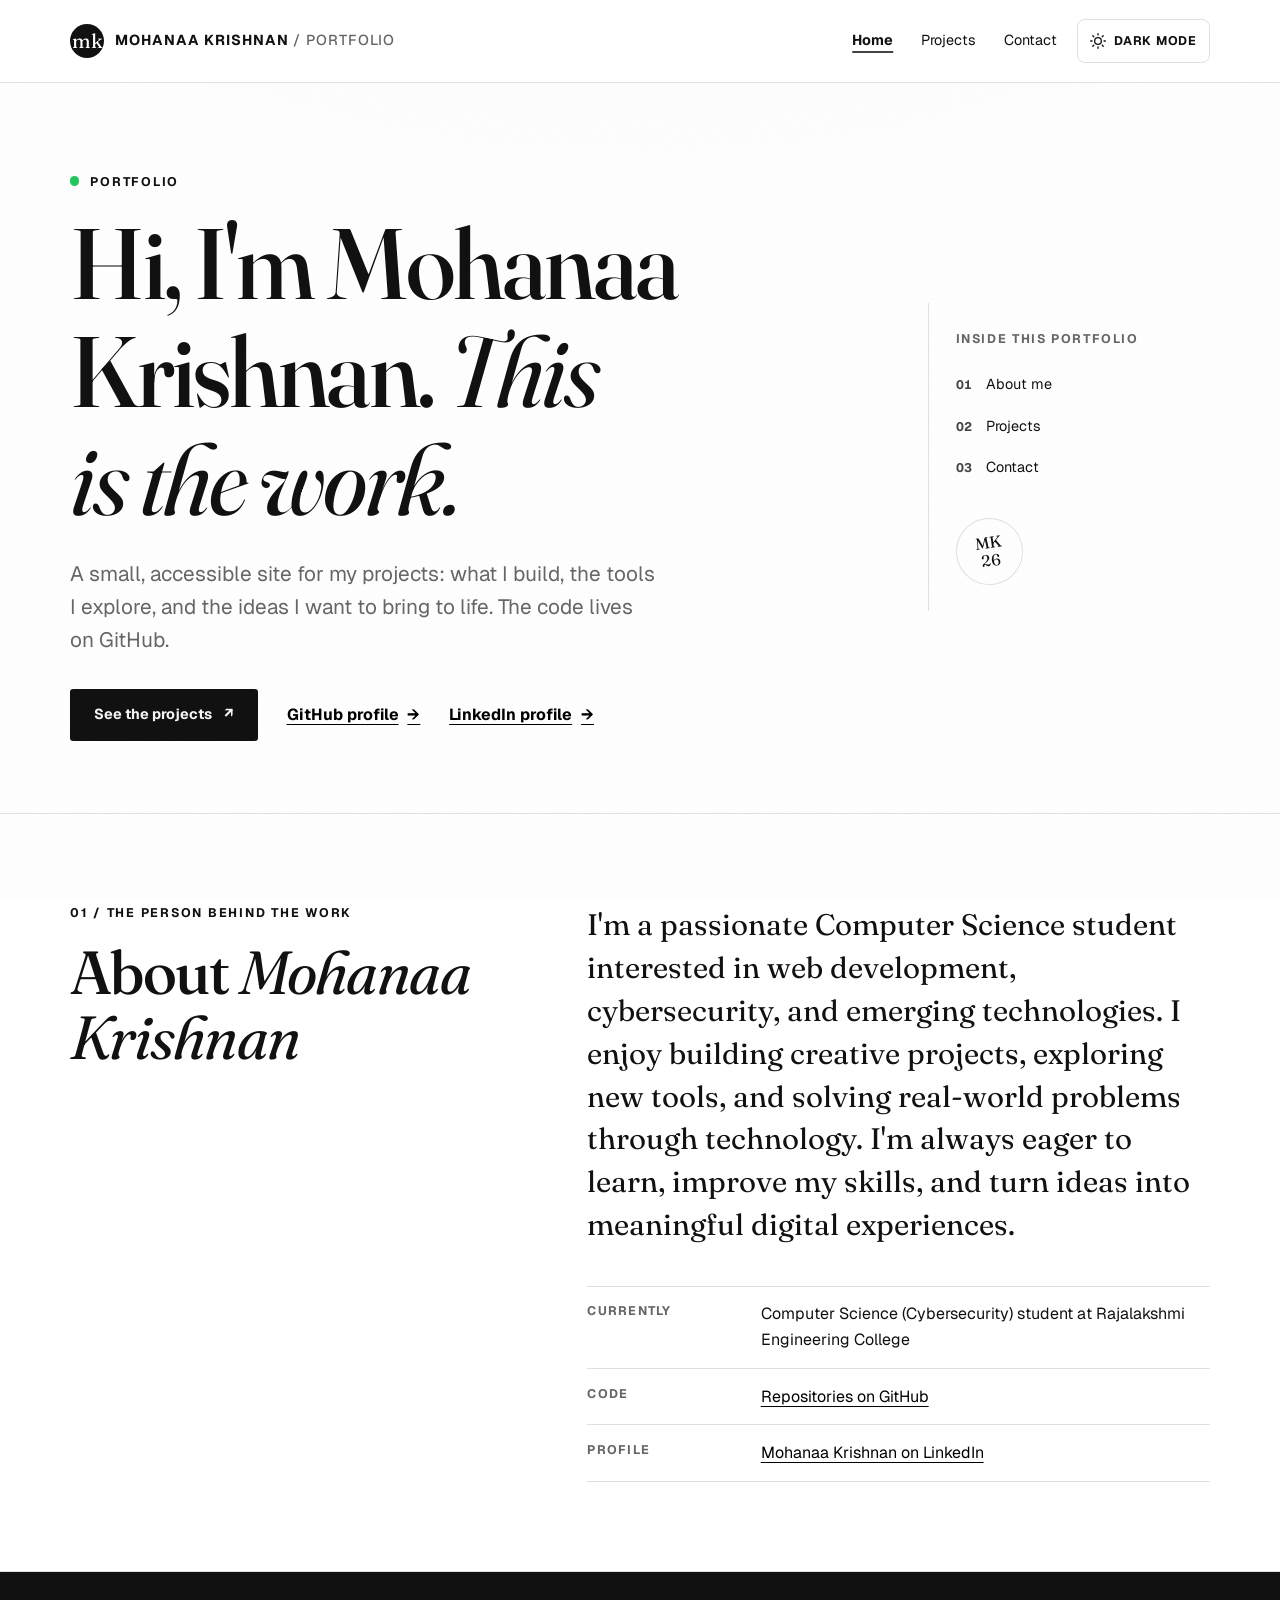
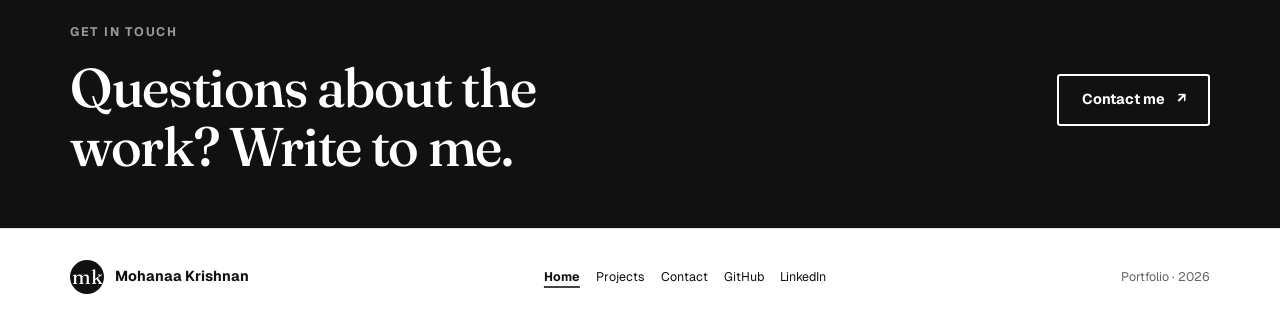
<file: public/index.html>
<!doctype html>
<html lang="en">
<head>
  <meta charset="utf-8">
  <meta name="viewport" content="width=device-width, initial-scale=1">
  <!-- No-flash theme script: runs before stylesheet to avoid FOIT -->
  <script>
    try {
      var t = localStorage.getItem('theme');
      if (t) document.documentElement.setAttribute('data-theme', t);
    } catch (_) {}
  </script>
  <meta name="theme-color" content="#ffffff">
  <meta name="theme-color" media="(prefers-color-scheme: light)" content="#ffffff">
  <meta name="theme-color" media="(prefers-color-scheme: dark)"  content="#0d0d0d">
  <title>Mohanaa Krishnan | Portfolio</title>
  <meta name="description" content="Portfolio of Mohanaa Krishnan, a Computer Science student interested in web development, cybersecurity, and emerging technologies.">
  <meta name="author" content="Mohanaa Krishnan">
  <meta name="robots" content="index, follow">
  <meta property="og:type" content="website">
  <meta property="og:site_name" content="Mohanaa Krishnan | Portfolio">
  <meta property="og:title" content="Mohanaa Krishnan | Portfolio">
  <meta property="og:description" content="Projects and code by Mohanaa Krishnan, a Computer Science student interested in web development and cybersecurity.">
  <meta name="twitter:card" content="summary">
  <meta name="twitter:title" content="Mohanaa Krishnan | Portfolio">
  <meta name="twitter:description" content="Projects and code by Mohanaa Krishnan, a Computer Science student interested in web development and cybersecurity.">
  <!-- Add canonical, og:url, and an absolute og:image once the public domain is known. -->
  <link rel="icon" href="favicon.svg" type="image/svg+xml">
  <link rel="preconnect" href="https://fonts.googleapis.com">
  <link rel="preconnect" href="https://fonts.gstatic.com" crossorigin>
  <link rel="stylesheet" href="https://fonts.googleapis.com/css2?family=Fraunces:ital,opsz,wght@0,9..144,400;0,9..144,500;1,9..144,400&family=Geist:wght@400;500;600;700&display=swap">
  <link rel="stylesheet" href="style.css">
  <script src="script.js" defer></script>
  <script type="application/ld+json">
  {"@context":"https://schema.org","@type":"Person","name":"Mohanaa Krishnan","sameAs":["https://github.com/mohanaa-krishnan","https://www.linkedin.com/in/mohanaa-krishnan-158877358/"]}
  </script>
</head>
<body>
  <a class="skip-link" href="#main-content">Skip to main content</a>
  <header class="site-header">
    <div class="container header-inner">
      <a class="brand" href="index.html" aria-label="Mohanaa Krishnan, home">
        <span class="brand-mark" aria-hidden="true">mk</span>
        <span>Mohanaa Krishnan <span class="brand-divider">/ portfolio</span></span>
      </a>
      <div class="header-controls">
        <nav class="primary-nav" aria-label="Main navigation">
          <ul>
            <li><a href="index.html" aria-current="page">Home</a></li>
            <li><a href="projects.html">Projects</a></li>
            <li><a href="contact.html">Contact</a></li>
          </ul>
        </nav>
        <button type="button" class="theme-toggle" aria-pressed="false">
          <svg width="16" height="16" viewBox="0 0 24 24" fill="none" stroke="currentColor" stroke-width="2" stroke-linecap="round" stroke-linejoin="round" aria-hidden="true" focusable="false">
            <circle cx="12" cy="12" r="5"/>
            <line x1="12" y1="1" x2="12" y2="3"/>
            <line x1="12" y1="21" x2="12" y2="23"/>
            <line x1="4.22" y1="4.22" x2="5.64" y2="5.64"/>
            <line x1="18.36" y1="18.36" x2="19.78" y2="19.78"/>
            <line x1="1" y1="12" x2="3" y2="12"/>
            <line x1="21" y1="12" x2="23" y2="12"/>
            <line x1="4.22" y1="19.78" x2="5.64" y2="18.36"/>
            <line x1="18.36" y1="5.64" x2="19.78" y2="4.22"/>
          </svg>
          <span class="theme-toggle-label">Dark mode</span>
        </button>
      </div>
    </div>
  </header>

  <main id="main-content">
    <section class="hero container" aria-labelledby="hero-title">
      <div class="hero-copy">
        <p class="eyebrow"><span class="status-dot" aria-hidden="true"></span> Portfolio</p>
        <h1 id="hero-title">Hi, I'm Mohanaa Krishnan. <em>This is the work.</em></h1>
        <p class="hero-lede">A small, accessible site for my projects: what I build, the tools I explore, and the ideas I want to bring to life. The code lives on GitHub.</p>
        <div class="hero-actions">
          <a class="button button-primary" href="projects.html">See the projects <span aria-hidden="true">↗</span></a>
          <a class="text-link" href="https://github.com/mohanaa-krishnan" rel="me noopener">GitHub profile <span aria-hidden="true">→</span></a>
          <a class="text-link" href="https://www.linkedin.com/in/mohanaa-krishnan-158877358/" rel="me noopener">LinkedIn profile <span aria-hidden="true">→</span></a>
        </div>
      </div>
      <aside class="hero-index" aria-label="Portfolio contents">
        <span class="index-label">Inside this portfolio</span>
        <ol>
          <li><span>01</span><a href="#about">About me</a></li>
          <li><span>02</span><a href="projects.html">Projects</a></li>
          <li><span>03</span><a href="contact.html">Contact</a></li>
        </ol>
        <span class="index-stamp" aria-hidden="true">MK<br>26</span>
      </aside>
    </section>

    <section class="about-section section-rule" id="about" aria-labelledby="about-title">
      <div class="container about-layout">
        <div class="section-heading">
          <p class="eyebrow">01 / The person behind the work</p>
          <h2 id="about-title">About <em>Mohanaa Krishnan</em></h2>
        </div>
        <div class="about-copy">
          <p class="about-lede">I'm a passionate Computer Science student interested in web development, cybersecurity, and emerging technologies. I enjoy building creative projects, exploring new tools, and solving real-world problems through technology. I'm always eager to learn, improve my skills, and turn ideas into meaningful digital experiences.</p>
          <dl class="profile-facts">
            <div><dt>Currently</dt><dd>Computer Science (Cybersecurity) student at Rajalakshmi Engineering College</dd></div>
            <div><dt>Code</dt><dd><a href="https://github.com/mohanaa-krishnan?tab=repositories" rel="me noopener">Repositories on GitHub</a></dd></div>
            <div><dt>Profile</dt><dd><a href="https://www.linkedin.com/in/mohanaa-krishnan-158877358/" rel="me noopener">Mohanaa Krishnan on LinkedIn</a></dd></div>
          </dl>
        </div>
      </div>
    </section>

    <section class="next-step" aria-labelledby="next-step-title">
      <div class="container next-step-inner">
        <div>
          <p class="eyebrow">Get in touch</p>
          <h2 id="next-step-title">Questions about the work? Write to me.</h2>
        </div>
        <a class="button button-light" href="contact.html">Contact me <span aria-hidden="true">↗</span></a>
      </div>
    </section>
  </main>

  <footer class="site-footer">
    <div class="container footer-inner">
      <p class="footer-brand"><span class="brand-mark" aria-hidden="true">mk</span> <span>Mohanaa Krishnan</span></p>
      <nav aria-label="Footer navigation">
        <ul>
          <li><a href="index.html" aria-current="page">Home</a></li>
          <li><a href="projects.html">Projects</a></li>
          <li><a href="contact.html">Contact</a></li>
          <li><a href="https://github.com/mohanaa-krishnan" rel="me noopener">GitHub</a></li>
          <li><a href="https://www.linkedin.com/in/mohanaa-krishnan-158877358/" rel="me noopener">LinkedIn</a></li>
        </ul>
      </nav>
      <p class="footer-note">Portfolio · <span id="current-year">2026</span></p>
    </div>
  </footer>
</body>
</html>
</file>
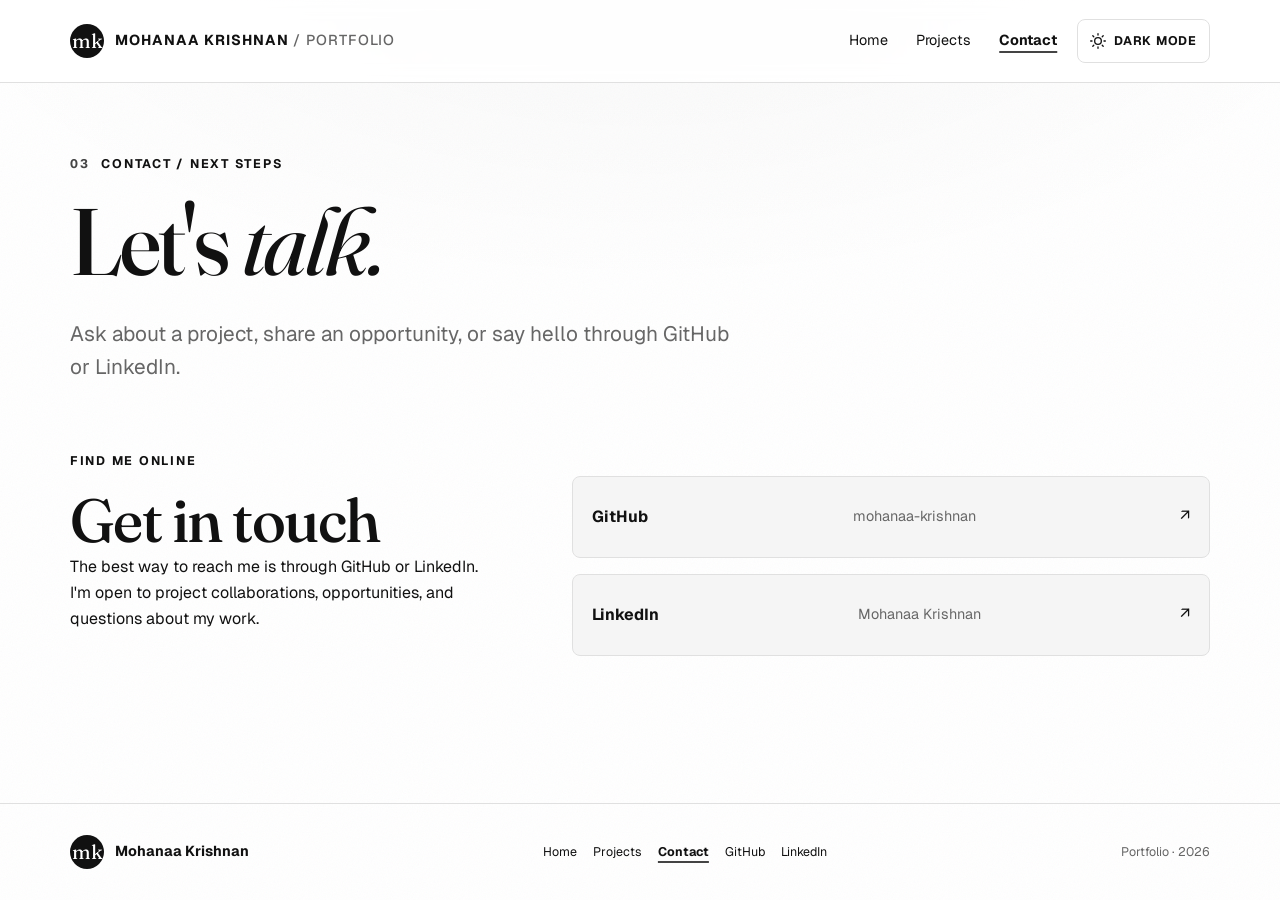
<file: public/contact.html>
<!doctype html>
<html lang="en">
<head>
  <meta charset="utf-8">
  <meta name="viewport" content="width=device-width, initial-scale=1">
  <!-- No-flash theme script: runs before stylesheet to avoid FOIT -->
  <script>
    try {
      var t = localStorage.getItem('theme');
      if (t) document.documentElement.setAttribute('data-theme', t);
    } catch (_) {}
  </script>
  <meta name="theme-color" content="#ffffff">
  <meta name="theme-color" media="(prefers-color-scheme: light)" content="#ffffff">
  <meta name="theme-color" media="(prefers-color-scheme: dark)"  content="#0d0d0d">
  <title>Contact | Mohanaa Krishnan</title>
  <meta name="description" content="Contact Mohanaa Krishnan about projects or opportunities through GitHub or LinkedIn.">
  <meta name="author" content="Mohanaa Krishnan">
  <meta name="robots" content="index, follow">
  <meta property="og:type" content="website">
  <meta property="og:site_name" content="Mohanaa Krishnan | Portfolio">
  <meta property="og:title" content="Contact | Mohanaa Krishnan">
  <meta property="og:description" content="Contact Mohanaa Krishnan through GitHub or LinkedIn.">
  <meta name="twitter:card" content="summary">
  <meta name="twitter:title" content="Contact | Mohanaa Krishnan">
  <meta name="twitter:description" content="Contact Mohanaa Krishnan through GitHub or LinkedIn.">
  <!-- Add canonical, og:url, and an absolute og:image once the public domain is known. -->
  <link rel="icon" href="favicon.svg" type="image/svg+xml">
  <link rel="preconnect" href="https://fonts.googleapis.com">
  <link rel="preconnect" href="https://fonts.gstatic.com" crossorigin>
  <link rel="stylesheet" href="https://fonts.googleapis.com/css2?family=Fraunces:ital,opsz,wght@0,9..144,400;0,9..144,500;1,9..144,400&family=Geist:wght@400;500;600;700&display=swap">
  <link rel="stylesheet" href="style.css">
  <script src="script.js" defer></script>
</head>
<body>
  <a class="skip-link" href="#main-content">Skip to main content</a>
  <header class="site-header">
    <div class="container header-inner">
      <a class="brand" href="index.html" aria-label="Mohanaa Krishnan, home">
        <span class="brand-mark" aria-hidden="true">mk</span>
        <span>Mohanaa Krishnan <span class="brand-divider">/ portfolio</span></span>
      </a>
      <div class="header-controls">
        <nav class="primary-nav" aria-label="Main navigation">
          <ul>
            <li><a href="index.html">Home</a></li>
            <li><a href="projects.html">Projects</a></li>
            <li><a href="contact.html" aria-current="page">Contact</a></li>
          </ul>
        </nav>
        <button type="button" class="theme-toggle" aria-pressed="false">
          <svg width="16" height="16" viewBox="0 0 24 24" fill="none" stroke="currentColor" stroke-width="2" stroke-linecap="round" stroke-linejoin="round" aria-hidden="true" focusable="false">
            <circle cx="12" cy="12" r="5"/>
            <line x1="12" y1="1" x2="12" y2="3"/>
            <line x1="12" y1="21" x2="12" y2="23"/>
            <line x1="4.22" y1="4.22" x2="5.64" y2="5.64"/>
            <line x1="18.36" y1="18.36" x2="19.78" y2="19.78"/>
            <line x1="1" y1="12" x2="3" y2="12"/>
            <line x1="21" y1="12" x2="23" y2="12"/>
            <line x1="4.22" y1="19.78" x2="5.64" y2="18.36"/>
            <line x1="18.36" y1="5.64" x2="19.78" y2="4.22"/>
          </svg>
          <span class="theme-toggle-label">Dark mode</span>
        </button>
      </div>
    </div>
  </header>

  <main id="main-content">
    <section class="page-hero container" aria-labelledby="page-title">
      <p class="eyebrow"><span class="section-number">03</span> Contact / next steps</p>
      <h1 id="page-title">Let's <em>talk.</em></h1>
      <p class="page-lede">Ask about a project, share an opportunity, or say hello through GitHub or LinkedIn.</p>
    </section>

    <section class="contact-section container" aria-labelledby="contact-options-title">
      <div class="contact-aside">
        <p class="eyebrow">Find me online</p>
        <h2 id="contact-options-title">Get in touch</h2>
        <p>The best way to reach me is through GitHub or LinkedIn. I'm open to project collaborations, opportunities, and questions about my work.</p>
      </div>
      <div class="contact-channels-wrap">
        <ul class="contact-channels" aria-labelledby="contact-options-title">
          <li>
            <a href="https://github.com/mohanaa-krishnan" rel="me noopener">
              <span>GitHub</span>
              <span>mohanaa-krishnan</span>
              <span aria-hidden="true">↗</span>
            </a>
          </li>
          <li>
            <a href="https://www.linkedin.com/in/mohanaa-krishnan-158877358/" rel="me noopener">
              <span>LinkedIn</span>
              <span>Mohanaa Krishnan</span>
              <span aria-hidden="true">↗</span>
            </a>
          </li>
        </ul>
      </div>
    </section>
  </main>

  <footer class="site-footer">
    <div class="container footer-inner">
      <p class="footer-brand"><span class="brand-mark" aria-hidden="true">mk</span> <span>Mohanaa Krishnan</span></p>
      <nav aria-label="Footer navigation">
        <ul>
          <li><a href="index.html">Home</a></li>
          <li><a href="projects.html">Projects</a></li>
          <li><a href="contact.html" aria-current="page">Contact</a></li>
          <li><a href="https://github.com/mohanaa-krishnan" rel="me noopener">GitHub</a></li>
          <li><a href="https://www.linkedin.com/in/mohanaa-krishnan-158877358/" rel="me noopener">LinkedIn</a></li>
        </ul>
      </nav>
      <p class="footer-note">Portfolio · <span id="current-year">2026</span></p>
    </div>
  </footer>
</body>
</html>
</file>
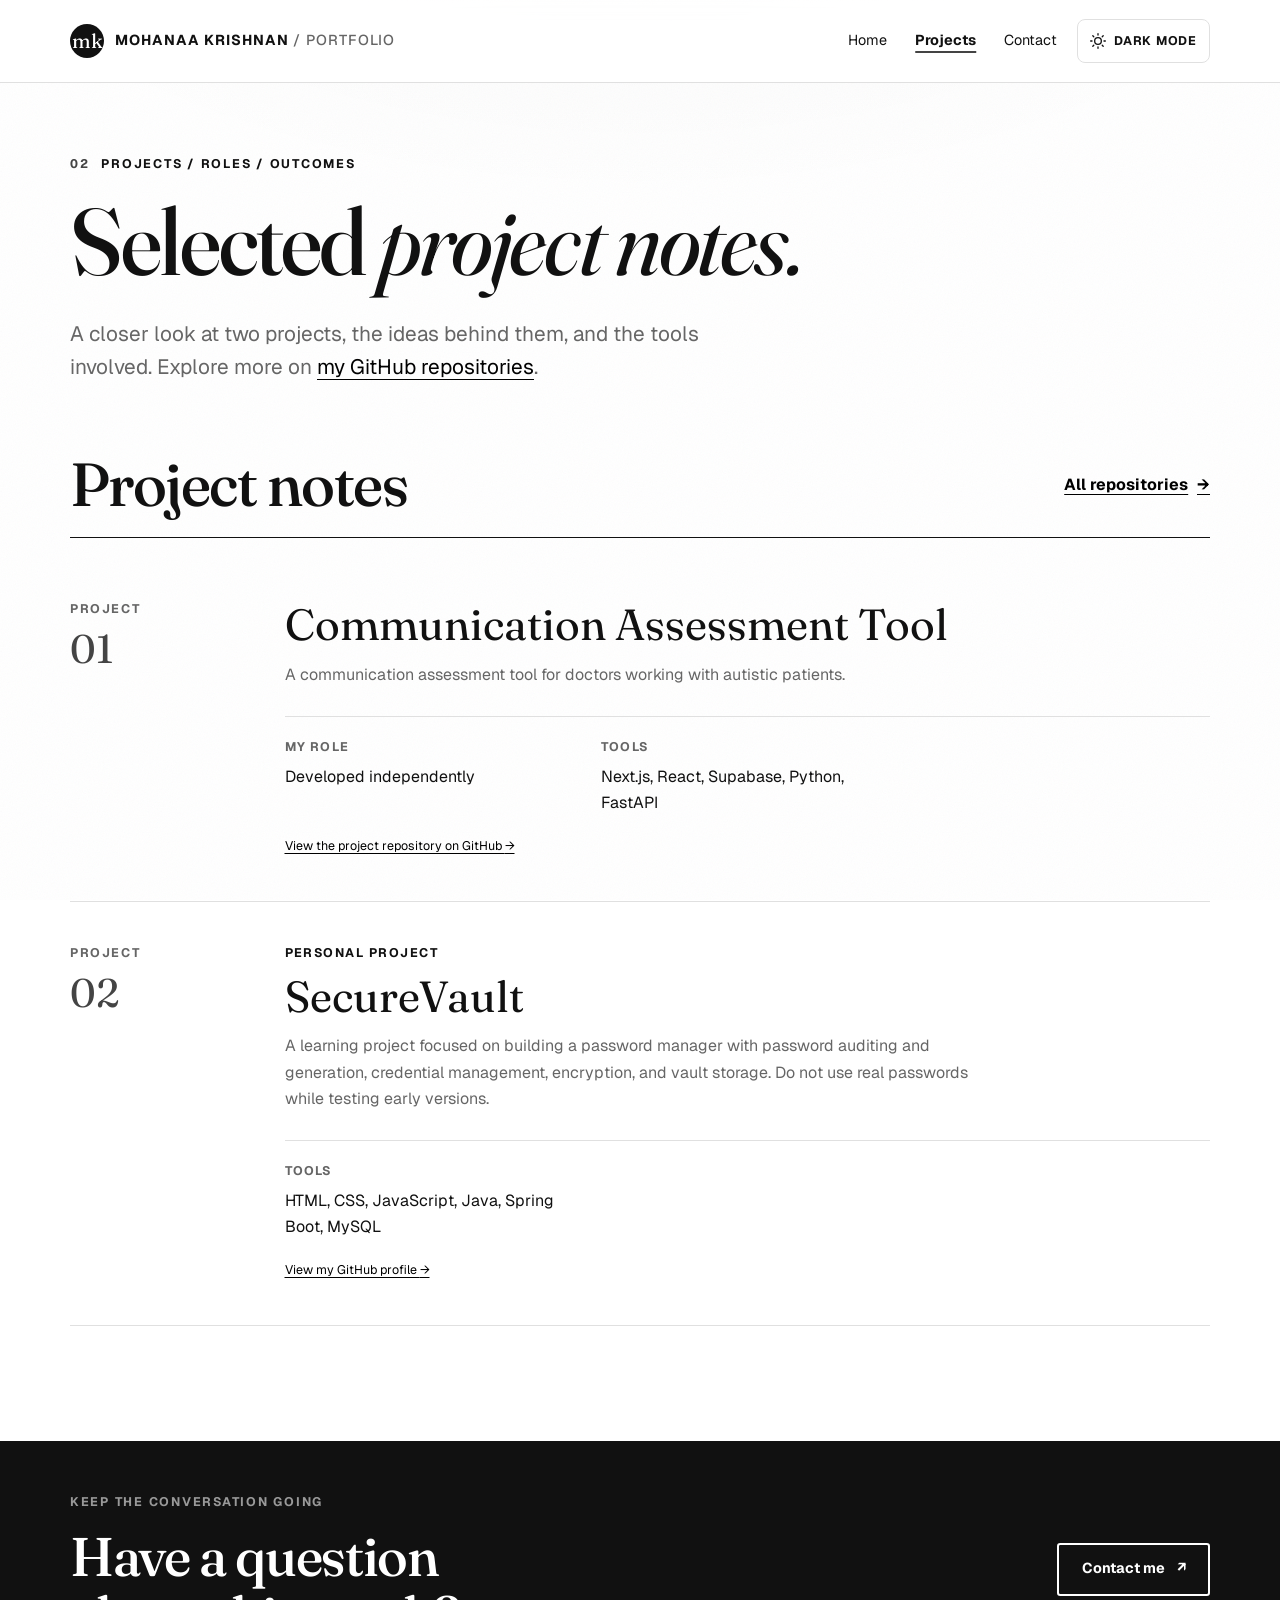
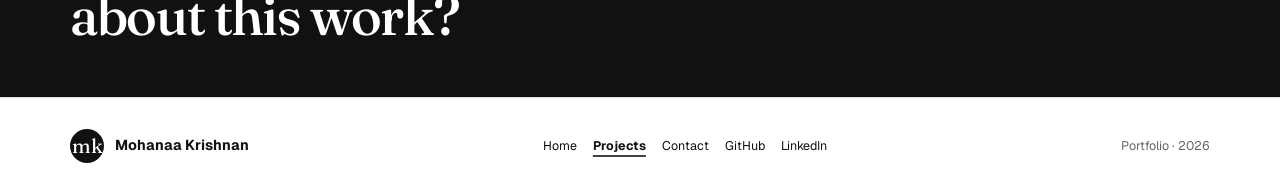
<file: public/projects.html>
<!doctype html>
<html lang="en">
<head>
  <meta charset="utf-8">
  <meta name="viewport" content="width=device-width, initial-scale=1">
  <!-- No-flash theme script: runs before stylesheet to avoid FOIT -->
  <script>
    try {
      var t = localStorage.getItem('theme');
      if (t) document.documentElement.setAttribute('data-theme', t);
    } catch (_) {}
  </script>
  <meta name="theme-color" content="#ffffff">
  <meta name="theme-color" media="(prefers-color-scheme: light)" content="#ffffff">
  <meta name="theme-color" media="(prefers-color-scheme: dark)"  content="#0d0d0d">
  <title>Projects | Mohanaa Krishnan</title>
  <meta name="description" content="Projects by Mohanaa Krishnan, including a communication assessment tool and a password-security learning project.">
  <meta name="author" content="Mohanaa Krishnan">
  <meta name="robots" content="index, follow">
  <meta property="og:type" content="website">
  <meta property="og:site_name" content="Mohanaa Krishnan | Portfolio">
  <meta property="og:title" content="Projects | Mohanaa Krishnan">
  <meta property="og:description" content="A communication assessment tool and a password-security learning project by Mohanaa Krishnan.">
  <meta name="twitter:card" content="summary">
  <meta name="twitter:title" content="Projects | Mohanaa Krishnan">
  <meta name="twitter:description" content="A communication assessment tool and a password-security learning project by Mohanaa Krishnan.">
  <!-- Add canonical, og:url, and an absolute og:image once the public domain is known. -->
  <link rel="icon" href="favicon.svg" type="image/svg+xml">
  <link rel="preconnect" href="https://fonts.googleapis.com">
  <link rel="preconnect" href="https://fonts.gstatic.com" crossorigin>
  <link rel="stylesheet" href="https://fonts.googleapis.com/css2?family=Fraunces:ital,opsz,wght@0,9..144,400;0,9..144,500;1,9..144,400&family=Geist:wght@400;500;600;700&display=swap">
  <link rel="stylesheet" href="style.css">
  <script src="script.js" defer></script>
</head>
<body>
  <a class="skip-link" href="#main-content">Skip to main content</a>
  <header class="site-header">
    <div class="container header-inner">
      <a class="brand" href="index.html" aria-label="Mohanaa Krishnan, home">
        <span class="brand-mark" aria-hidden="true">mk</span>
        <span>Mohanaa Krishnan <span class="brand-divider">/ portfolio</span></span>
      </a>
      <div class="header-controls">
        <nav class="primary-nav" aria-label="Main navigation">
          <ul>
            <li><a href="index.html">Home</a></li>
            <li><a href="projects.html" aria-current="page">Projects</a></li>
            <li><a href="contact.html">Contact</a></li>
          </ul>
        </nav>
        <button type="button" class="theme-toggle" aria-pressed="false">
          <svg width="16" height="16" viewBox="0 0 24 24" fill="none" stroke="currentColor" stroke-width="2" stroke-linecap="round" stroke-linejoin="round" aria-hidden="true" focusable="false">
            <circle cx="12" cy="12" r="5"/>
            <line x1="12" y1="1" x2="12" y2="3"/>
            <line x1="12" y1="21" x2="12" y2="23"/>
            <line x1="4.22" y1="4.22" x2="5.64" y2="5.64"/>
            <line x1="18.36" y1="18.36" x2="19.78" y2="19.78"/>
            <line x1="1" y1="12" x2="3" y2="12"/>
            <line x1="21" y1="12" x2="23" y2="12"/>
            <line x1="4.22" y1="19.78" x2="5.64" y2="18.36"/>
            <line x1="18.36" y1="5.64" x2="19.78" y2="4.22"/>
          </svg>
          <span class="theme-toggle-label">Dark mode</span>
        </button>
      </div>
    </div>
  </header>

  <main id="main-content">
    <section class="page-hero container" aria-labelledby="page-title">
      <p class="eyebrow"><span class="section-number">02</span> Projects / roles / outcomes</p>
      <h1 id="page-title">Selected <em>project notes.</em></h1>
      <p class="page-lede">A closer look at two projects, the ideas behind them, and the tools involved. Explore more on <a href="https://github.com/mohanaa-krishnan?tab=repositories" rel="me noopener">my GitHub repositories</a>.</p>
    </section>

    <section class="project-section container" id="project-list" aria-labelledby="project-list-title">
      <div class="project-section-heading">
        <h2 id="project-list-title">Project notes</h2>
        <a class="text-link" href="https://github.com/mohanaa-krishnan?tab=repositories" rel="me noopener">All repositories <span aria-hidden="true">→</span></a>
      </div>

      <article class="project-card" aria-labelledby="project-one-title">
        <div class="project-index"><span>PROJECT</span><strong>01</strong></div>
        <div class="project-content">
          <h3 id="project-one-title">Communication Assessment Tool</h3>
          <p>A communication assessment tool for doctors working with autistic patients.</p>
          <dl class="project-details">
            <div><dt>My role</dt><dd>Developed independently</dd></div>
            <div><dt>Tools</dt><dd>Next.js, React, Supabase, Python, FastAPI</dd></div>
          </dl>
          <p class="project-link-note"><a href="https://github.com/mohanaa-krishnan/communication-assessment-tool" rel="noopener">View the project repository on GitHub <span aria-hidden="true">→</span></a></p>
        </div>
      </article>

      <article class="project-card" aria-labelledby="project-two-title">
        <div class="project-index"><span>PROJECT</span><strong>02</strong></div>
        <div class="project-content">
          <p class="project-kicker">Personal project</p>
          <h3 id="project-two-title">SecureVault</h3>
          <p>A learning project focused on building a password manager with password auditing and generation, credential management, encryption, and vault storage. Do not use real passwords while testing early versions.</p>
          <dl class="project-details">
            <div><dt>Tools</dt><dd>HTML, CSS, JavaScript, Java, Spring Boot, MySQL</dd></div>
          </dl>
          <p class="project-link-note"><a href="https://github.com/mohanaa-krishnan" rel="me noopener">View my GitHub profile <span aria-hidden="true">→</span></a></p>
        </div>
      </article>
    </section>

    <section class="next-step" aria-labelledby="project-cta-title">
      <div class="container next-step-inner">
        <div>
          <p class="eyebrow">Keep the conversation going</p>
          <h2 id="project-cta-title">Have a question about this work?</h2>
        </div>
        <a class="button button-light" href="contact.html">Contact me <span aria-hidden="true">↗</span></a>
      </div>
    </section>
  </main>

  <footer class="site-footer">
    <div class="container footer-inner">
      <p class="footer-brand"><span class="brand-mark" aria-hidden="true">mk</span> <span>Mohanaa Krishnan</span></p>
      <nav aria-label="Footer navigation">
        <ul>
          <li><a href="index.html">Home</a></li>
          <li><a href="projects.html" aria-current="page">Projects</a></li>
          <li><a href="contact.html">Contact</a></li>
          <li><a href="https://github.com/mohanaa-krishnan" rel="me noopener">GitHub</a></li>
          <li><a href="https://www.linkedin.com/in/mohanaa-krishnan-158877358/" rel="me noopener">LinkedIn</a></li>
        </ul>
      </nav>
      <p class="footer-note">Portfolio · <span id="current-year">2026</span></p>
    </div>
  </footer>
</body>
</html>
</file>
<file: public/style.css>
/*
 * ============================================================
 * Mohanaa Krishnan — Portfolio Stylesheet
 * Architecture: Mobile-first, CSS Grid + Flexbox, custom tokens
 *
 * Breakpoints (em — relative to user's root font-size):
 *   Base (mobile):       320px+   — single column
 *   Small tablet: 40em  (≈640px)  — layout hints
 *   Tablet:       48em  (≈768px)  — two-column sections begin
 *   Desktop:      64em  (≈1024px) — full multi-column
 *   Wide:         80em  (≈1280px) — comfortable reading, wider gaps
 * ============================================================
 */

/* ============================================================
   1. DESIGN TOKENS — Light theme (default)
   ============================================================ */

:root {
  /* Color — Minimalist monochrome */
  --color-surface:        #ffffff;
  --color-surface-raised: #f5f5f5;
  --color-text:           #111111;
  --color-text-muted:     #666666;
  --color-line:           #e0e0e0;
  --color-accent:         #111111;
  --color-accent-strong:  #000000;
  --color-warm:           #444444;
  --color-focus:          #0066cc;
  --color-selection-bg:   #d4d4d4;
  --color-status-dot:     #22c55e;
  --color-next-step-bg:   #111111;
  --color-next-step-text: #ffffff;
  --color-next-step-eye:  #999999;

  /* Shadows (neutral black tint) */
  --shadow-tint:  rgb(0 0 0 / 10%);
  --shadow-sm:    0 2px 8px var(--shadow-tint);
  --shadow-md:    0 8px 24px var(--shadow-tint);

  /* Border radii */
  --radius-sm:    0.2rem;
  --radius-md:    0.5rem;
  --radius-lg:    1rem;
  --radius-full:  9999px;

  /* Z-index layers */
  --z-grain:  0;
  --z-base:   1;
  --z-header: 20;
  --z-skip:   30;

  /* Typography */
  --font-serif: 'Fraunces', Georgia, 'Times New Roman', serif;
  --font-sans:  'Geist', 'Avenir Next', Avenir, system-ui, sans-serif;

  /* Fluid type scale */
  --text-xs:   clamp(0.72rem,  0.68rem + 0.2vw,   0.78rem);
  --text-sm:   clamp(0.82rem,  0.78rem + 0.2vw,   0.9rem);
  --text-base: clamp(0.92rem,  0.88rem + 0.2vw,   1rem);
  --text-md:   clamp(1.1rem,   1rem  + 0.5vw,     1.3rem);
  --text-lg:   clamp(1.35rem,  1.1rem + 1.2vw,    1.85rem);
  --text-xl:   clamp(2rem,     1.4rem + 3vw,      3.4rem);
  --text-2xl:  clamp(2.4rem,   1.6rem + 4vw,      3.8rem);
  --text-3xl:  clamp(3rem,     2rem  + 5vw,       5.9rem);
  --text-hero: clamp(3.2rem,   2rem  + 5.5vw,     6.25rem);

  /* Spacing scale */
  --space-1:  0.25rem;
  --space-2:  0.5rem;
  --space-3:  0.75rem;
  --space-4:  1rem;
  --space-5:  1.25rem;
  --space-6:  1.5rem;
  --space-7:  2rem;
  --space-8:  2.5rem;
  --space-9:  3rem;
  --space-10: clamp(2.5rem, 5vw, 5rem);
  --space-11: clamp(3rem,   7vw, 7.5rem);
  --space-12: clamp(4rem,   9vw, 9rem);

  /* Transitions */
  --transition-fast:   180ms ease;
  --transition-normal: 220ms ease;
  --transition-theme:  200ms ease;

  /* Page width */
  --page-width: 1140px;

  color-scheme: light;
}

/* ============================================================
   2. DARK THEME TOKENS
   ============================================================ */

/* Set by JS toggle (data-theme="dark") */
[data-theme="dark"] {
  --color-surface:        #0d0d0d;
  --color-surface-raised: #1a1a1a;
  --color-text:           #f0f0f0;
  --color-text-muted:     #888888;
  --color-line:           #2a2a2a;
  --color-accent:         #f0f0f0;
  --color-accent-strong:  #ffffff;
  --color-warm:           #aaaaaa;
  --color-focus:          #4d9fff;
  --color-selection-bg:   #3a3a3a;
  --color-status-dot:     #4ade80;
  --color-next-step-bg:   #f0f0f0;
  --color-next-step-text: #111111;
  --color-next-step-eye:  #555555;

  --shadow-tint: rgb(0 0 0 / 50%);
  --shadow-sm:   0 2px 8px var(--shadow-tint);
  --shadow-md:   0 8px 24px var(--shadow-tint);

  color-scheme: dark;
}

/* OS dark preference when no JS / no toggle choice */
@media (prefers-color-scheme: dark) {
  :root:not([data-theme]) {
    --color-surface:        #0d0d0d;
    --color-surface-raised: #1a1a1a;
    --color-text:           #f0f0f0;
    --color-text-muted:     #888888;
    --color-line:           #2a2a2a;
    --color-accent:         #f0f0f0;
    --color-accent-strong:  #ffffff;
    --color-warm:           #aaaaaa;
    --color-focus:          #4d9fff;
    --color-selection-bg:   #3a3a3a;
    --color-status-dot:     #4ade80;
    --color-next-step-bg:   #f0f0f0;
    --color-next-step-text: #111111;
    --color-next-step-eye:  #555555;

    --shadow-tint: rgb(0 0 0 / 50%);
    --shadow-sm:   0 2px 8px var(--shadow-tint);
    --shadow-md:   0 8px 24px var(--shadow-tint);

    color-scheme: dark;
  }
}

/* ============================================================
   3. GLOBAL RESET & BASE
   ============================================================ */

*, *::before, *::after { box-sizing: border-box; }

html {
  scroll-behavior: smooth;
  font-family: var(--font-sans);
  font-synthesis: none;
  text-rendering: optimizeLegibility;
  -webkit-font-smoothing: antialiased;
}

body {
  display: grid;
  grid-template-rows: auto 1fr auto;
  min-height: 100dvh;
  min-width: 320px;
  overflow-x: clip;
  margin: 0;
  background-color: var(--color-surface);
  background-image:
    radial-gradient(80rem 40rem at 50% -10%, rgb(0 0 0 / 3%), transparent 60%);
  color: var(--color-text);
  font-size: 1rem;
  line-height: 1.65;
  transition: background-color var(--transition-theme), color var(--transition-theme);
}

img, svg { max-width: 100%; display: block; }

button, input, textarea { font: inherit; }

::selection {
  background: var(--color-selection-bg);
  color: var(--color-text);
}

:focus-visible {
  outline: 3px solid var(--color-focus);
  outline-offset: 4px;
  border-radius: var(--radius-sm);
}

a {
  color: var(--color-accent-strong);
  text-decoration-thickness: 1px;
  text-underline-offset: 0.22em;
  transition:
    color var(--transition-fast),
    background-color var(--transition-fast),
    border-color var(--transition-fast),
    box-shadow var(--transition-fast),
    text-decoration-thickness var(--transition-fast);
}

a:hover {
  color: var(--color-warm);
  text-decoration-thickness: 2px;
}

p { text-wrap: pretty; }

h1, h2, h3, p { margin-block-start: 0; }

h1, h2, h3 { color: var(--color-text); }

h1, h2 {
  font-family: var(--font-serif);
  font-weight: 500;
  text-wrap: balance;
  letter-spacing: -0.025em;
  line-height: 1.08;
}

h1 em, h2 em {
  color: var(--color-accent);
  font-weight: 400;
  font-style: italic;
}

/* ============================================================
   4. LAYOUT UTILITIES
   ============================================================ */

.container {
  width: min(var(--page-width), calc(100% - var(--space-7)));
  margin-inline: auto;
}

/* ============================================================
   5. NOISE GRAIN OVERLAY
   ============================================================ */

body::before {
  content: "";
  position: fixed;
  inset: 0;
  z-index: var(--z-grain);
  pointer-events: none;
  opacity: 0.045;
  background-image: url("data:image/svg+xml,%3Csvg xmlns='http://www.w3.org/2000/svg' width='160' height='160'%3E%3Cfilter id='n'%3E%3CfeTurbulence type='fractalNoise' baseFrequency='.8' numOctaves='2' stitchTiles='stitch'/%3E%3C/filter%3E%3Crect width='100%25' height='100%25' filter='url(%23n)'/%3E%3C/svg%3E");
}

/* ============================================================
   6. SKIP LINK
   ============================================================ */

.skip-link {
  position: fixed;
  z-index: var(--z-skip);
  top: var(--space-3);
  left: var(--space-3);
  padding: var(--space-3) var(--space-4);
  transform: translateY(-160%);
  border-radius: var(--radius-sm);
  background: var(--color-text);
  color: var(--color-surface);
  font-size: var(--text-sm);
  font-weight: 700;
  text-decoration: none;
  transition: transform var(--transition-fast);
}

.skip-link:focus { transform: translateY(0); }

/* ============================================================
   7. SITE HEADER
   ============================================================ */

.site-header {
  position: sticky;
  top: 0;
  z-index: var(--z-header);
  border-block-end: 1px solid var(--color-line);
  background-color: var(--color-surface);
  transition: background-color var(--transition-theme), border-color var(--transition-theme);

  @supports (backdrop-filter: blur(8px)) {
    background-color: color-mix(in srgb, var(--color-surface) 85%, transparent);
    backdrop-filter: blur(8px);
    -webkit-backdrop-filter: blur(8px);
  }
}

.header-inner {
  display: flex;
  align-items: center;
  justify-content: space-between;
  flex-wrap: wrap;
  gap: var(--space-2) var(--space-7);
  min-height: 72px;
  padding-block: var(--space-3);
}

/* ============================================================
   8. BRAND
   ============================================================ */

.brand {
  display: inline-flex;
  align-items: center;
  gap: 0.65rem;
  color: var(--color-text);
  font-size: var(--text-sm);
  font-weight: 700;
  letter-spacing: 0.07em;
  text-decoration: none;
  text-transform: uppercase;
  transition: color var(--transition-fast);
}

.brand:hover { color: var(--color-accent); }

.brand-divider {
  color: var(--color-text-muted);
  font-weight: 500;
}

.brand-mark {
  display: inline-grid;
  width: 2.15rem;
  height: 2.15rem;
  place-items: center;
  border-radius: var(--radius-full);
  background: var(--color-accent);
  color: var(--color-surface);
  font-family: var(--font-serif);
  font-size: 1.25rem;
  font-weight: 400;
  letter-spacing: 0;
  line-height: 1;
  text-transform: lowercase;
  transition: background-color var(--transition-theme);
  flex-shrink: 0;
}

/* ============================================================
   9. PRIMARY NAV + HEADER CONTROLS
   ============================================================ */

.header-controls {
  display: flex;
  align-items: center;
  gap: var(--space-5);
  flex-wrap: wrap;
}

.primary-nav ul {
  display: flex;
  flex-wrap: wrap;
  gap: 0.25rem 1.2rem;
  margin: 0;
  padding: 0;
  list-style: none;
}

.primary-nav a {
  display: inline-flex;
  align-items: center;
  padding-block: 0.35rem;
  color: var(--color-text);
  font-size: var(--text-sm);
  text-decoration: none;
  background: linear-gradient(var(--color-warm), var(--color-warm)) 0 100% / 0 2px no-repeat;
  transition: background-size var(--transition-normal), color var(--transition-fast);
  min-height: 44px;
}

.primary-nav a:not([aria-current="page"]):hover {
  background-size: 100% 2px;
  color: var(--color-text);
}

.primary-nav a[aria-current="page"] {
  color: var(--color-accent);
  font-weight: 700;
  text-decoration: underline;
  text-decoration-color: var(--color-warm);
  text-decoration-thickness: 2px;
  text-underline-offset: 0.4em;
}

/* ============================================================
   10. THEME TOGGLE
   ============================================================ */

.theme-toggle {
  display: inline-flex;
  align-items: center;
  gap: var(--space-2);
  min-width: 44px;
  min-height: 44px;
  padding: var(--space-2) var(--space-3);
  border: 1px solid var(--color-line);
  border-radius: var(--radius-md);
  background: transparent;
  color: var(--color-text);
  font-size: var(--text-xs);
  font-weight: 700;
  letter-spacing: 0.06em;
  text-transform: uppercase;
  cursor: pointer;
  white-space: nowrap;
  transition:
    border-color var(--transition-fast),
    background-color var(--transition-fast),
    color var(--transition-fast);
}

.theme-toggle:hover {
  border-color: var(--color-accent);
  color: var(--color-accent);
}

.theme-toggle svg { flex-shrink: 0; }

/* ============================================================
   11. HEADINGS + TYPE
   ============================================================ */

.eyebrow {
  margin-block-end: 1.15rem;
  color: var(--color-accent);
  font-size: var(--text-xs);
  font-weight: 700;
  letter-spacing: 0.14em;
  line-height: 1.4;
  text-transform: uppercase;
}

.status-dot {
  display: inline-block;
  width: 0.58rem;
  height: 0.58rem;
  margin-inline-end: 0.4rem;
  border-radius: var(--radius-full);
  background: var(--color-status-dot);
  vertical-align: 0.03em;
}

.visually-hidden {
  position: absolute;
  width: 1px;
  height: 1px;
  overflow: hidden;
  clip: rect(0, 0, 0, 0);
  white-space: nowrap;
  clip-path: inset(50%);
}

.section-number {
  display: inline-block;
  margin-inline-end: 0.45rem;
  color: var(--color-warm);
  font-variant-numeric: tabular-nums;
}

/* ============================================================
   12. BUTTONS
   ============================================================ */

.button {
  display: inline-flex;
  min-height: 3.25rem;
  min-width: 44px;
  align-items: center;
  justify-content: center;
  gap: var(--space-3);
  padding: 0.78rem 1.4rem;
  border: 2px solid transparent;
  border-radius: var(--radius-sm);
  font-size: var(--text-sm);
  font-weight: 700;
  text-decoration: none;
  transition:
    background-color var(--transition-fast),
    color var(--transition-fast),
    border-color var(--transition-fast),
    transform var(--transition-fast),
    box-shadow var(--transition-fast);
}

.button:active { transform: scale(0.98); }

.button-primary {
  background: var(--color-accent);
  color: var(--color-surface-raised);
}

.button-primary:hover {
  background: var(--color-accent-strong);
  color: var(--color-surface-raised);
}

.button-light {
  border-color: var(--color-next-step-text);
  background: transparent;
  color: var(--color-next-step-text);
}

.button-light:hover {
  background: var(--color-next-step-text);
  color: var(--color-next-step-bg);
}

.text-link {
  display: inline-flex;
  align-items: center;
  gap: 0.55rem;
  font-weight: 700;
  min-height: 44px;
  padding-block: 0.5rem;
}

.edit-note {
  color: var(--color-text-muted);
  font-size: var(--text-xs);
}

/* ============================================================
   13. HERO SECTION
   ============================================================ */

.hero {
  display: grid;
  grid-template-areas:
    "copy"
    "index";
  gap: var(--space-7);
  padding-block: clamp(3.5rem, 8dvh, 7rem) clamp(3rem, 5dvh, 5rem);
}

.hero-copy {
  grid-area: copy;
  max-width: 740px;
}

@media (prefers-reduced-motion: no-preference) {
  .hero-copy { animation: hero-arrive 460ms ease-out both; }
}

h1 {
  max-width: 760px;
  margin-block-end: 1.5rem;
  font-size: var(--text-hero);
}

.hero-lede, .page-lede {
  max-width: 600px;
  color: var(--color-text-muted);
  font-size: var(--text-md);
  line-height: 1.6;
}

.hero-actions {
  display: flex;
  flex-wrap: wrap;
  align-items: center;
  gap: 1.2rem 1.8rem;
  margin-block-start: var(--space-7);
}

.hero-copy > .edit-note {
  max-width: 530px;
  margin-block-start: 2.2rem;
  padding-inline-start: 0.85rem;
  border-inline-start: 2px solid var(--color-warm);
  font-size: var(--text-xs);
}

/* Hero index panel */
.hero-index {
  grid-area: index;
  position: relative;
  padding: 1.4rem 0 0;
  border-block-start: 1px solid var(--color-line);
}

.index-label {
  display: block;
  margin-block-end: 1.5rem;
  color: var(--color-text-muted);
  font-size: var(--text-xs);
  font-weight: 700;
  letter-spacing: 0.13em;
  text-transform: uppercase;
}

.hero-index ol {
  display: grid;
  grid-template-columns: repeat(3, minmax(0, 1fr));
  gap: 0.8rem;
  margin: 0;
  padding: 0;
  list-style: none;
}

.hero-index li {
  display: flex;
  align-items: flex-start;
  flex-direction: column;
  gap: 0.2rem;
}

.hero-index li > span {
  color: var(--color-warm);
  font-size: var(--text-xs);
  font-weight: 700;
  font-variant-numeric: tabular-nums;
}

.hero-index li a {
  color: var(--color-text);
  font-size: var(--text-sm);
  text-decoration: none;
}

.hero-index li a:hover { text-decoration: underline; }

.index-stamp {
  display: grid;
  width: 3.3rem;
  height: 3.3rem;
  margin-block-start: 1.5rem;
  place-content: center;
  transform: rotate(-8deg);
  border: 1px solid var(--color-line);
  border-radius: var(--radius-full);
  color: var(--color-accent);
  font-family: var(--font-serif);
  font-size: var(--text-xs);
  line-height: 1.1;
  text-align: center;
}

/* ============================================================
   14. ABOUT SECTION
   ============================================================ */

.section-rule {
  border-block: 1px solid var(--color-line);
  transition: border-color var(--transition-theme);
}

.about-layout {
  display: grid;
  grid-template-areas:
    "heading"
    "copy";
  gap: var(--space-7);
  padding-block: var(--space-11);
}

.section-heading { grid-area: heading; }

.section-heading h2,
.approach-intro h2,
.contact-aside h2 {
  max-width: 420px;
  margin: 0;
  font-size: var(--text-2xl);
}

.about-copy {
  grid-area: copy;
  max-width: 680px;
}

.about-lede {
  margin-block-end: 2.4rem;
  font-family: var(--font-serif);
  font-size: var(--text-lg);
  line-height: 1.45;
}

.profile-facts {
  margin: 0;
  border-block-start: 1px solid var(--color-line);
}

.profile-facts > div {
  display: grid;
  gap: 0.2rem 1rem;
  padding-block: 0.9rem;
  border-block-end: 1px solid var(--color-line);
  transition: border-color var(--transition-theme);
}

.profile-facts dt,
.project-details dt {
  color: var(--color-text-muted);
  font-size: var(--text-xs);
  font-weight: 700;
  letter-spacing: 0.1em;
  text-transform: uppercase;
}

.profile-facts dd,
.project-details dd {
  margin: 0;
}

/* ============================================================
   15. NEXT-STEP CTA
   ============================================================ */

.next-step {
  background: var(--color-next-step-bg);
  color: var(--color-next-step-text);
  transition: background-color var(--transition-theme);
}

.next-step-inner {
  display: flex;
  flex-direction: column;
  align-items: flex-start;
  gap: 1.7rem;
  padding-block: var(--space-9);
  min-height: 220px;
  justify-content: center;
}

.next-step .eyebrow { color: var(--color-next-step-eye); }

.next-step h2 {
  max-width: 620px;
  margin: 0;
  color: var(--color-next-step-text);
  font-size: var(--text-xl);
}

/* ============================================================
   16. PAGE HERO (projects, contact, 404)
   ============================================================ */

.page-hero {
  padding-block: clamp(3.5rem, 8dvh, 6.5rem) 3rem;
}

.page-hero h1 {
  max-width: 850px;
  font-size: var(--text-3xl);
}

.page-hero .page-lede { max-width: 690px; }

/* ============================================================
   17. PROJECT SECTION
   ============================================================ */

.project-section {
  padding-block-end: var(--space-12);
}

.project-section-heading {
  display: flex;
  align-items: flex-start;
  flex-direction: column;
  gap: var(--space-3);
  margin-block-end: 1.3rem;
  padding-block-end: 1.2rem;
  border-block-end: 1px solid var(--color-text);
  transition: border-color var(--transition-theme);
}

.project-section-heading h2 {
  margin: 0;
  font-size: var(--text-2xl);
}

.project-section-heading .edit-note {
  max-width: 330px;
  margin-block-end: 0.25rem;
}

.project-card {
  display: grid;
  grid-template-columns: 72px minmax(0, 1fr);
  gap: 1rem;
  padding-block: clamp(2rem, 4.5dvh, 3.4rem) clamp(2.4rem, 5dvh, 4rem);
  border-block-end: 1px solid var(--color-line);
  transition:
    transform var(--transition-fast),
    box-shadow var(--transition-fast),
    border-color var(--transition-theme);
}

@media (prefers-reduced-motion: no-preference) {
  .project-card:hover,
  .project-card:focus-within {
    transform: translateY(-3px);
    box-shadow: var(--shadow-md);
  }
}

.project-index {
  display: flex;
  align-items: baseline;
  flex-direction: row;
  gap: 0.55rem;
  color: var(--color-text-muted);
  font-size: var(--text-xs);
  font-weight: 700;
  letter-spacing: 0.13em;
}

.project-index strong {
  color: var(--color-warm);
  font-family: var(--font-serif);
  font-size: 1.35rem;
  font-weight: 400;
  letter-spacing: 0;
  line-height: 1.1;
  font-variant-numeric: tabular-nums;
}

.project-kicker {
  margin-block-end: 0.45rem;
  color: var(--color-accent);
  font-size: var(--text-xs);
  font-weight: 700;
  letter-spacing: 0.12em;
  text-transform: uppercase;
}

.project-content h3 {
  margin-block-end: 0.8rem;
  font-family: var(--font-serif);
  font-size: clamp(1.8rem, 3.4vw, 2.8rem);
  font-weight: 400;
  line-height: 1.15;
}

.project-content > p:not(.project-kicker):not(.project-link-note) {
  max-width: 720px;
  color: var(--color-text-muted);
  overflow-wrap: anywhere;
}

.project-details {
  display: grid;
  grid-template-columns: 1fr;
  gap: 0.85rem;
  margin-block: 1.7rem 1.2rem;
  padding-block-start: 1.25rem;
  border-block-start: 1px solid var(--color-line);
  transition: border-color var(--transition-theme);
}

.project-details > div { display: grid; align-content: start; gap: 0.4rem; }

.project-details dd { font-size: var(--text-base); }

.project-link-note {
  margin: 0;
  color: var(--color-text-muted);
  font-size: var(--text-xs);
  font-style: italic;
  overflow-wrap: anywhere;
}

/* ============================================================
   18. CONTACT SECTION
   ============================================================ */

.contact-section {
  display: grid;
  grid-template-areas:
    "aside"
    "channels";
  gap: var(--space-8);
  padding-block-end: var(--space-12);
}

.contact-aside {
  grid-area: aside;
}

.contact-aside h2 {
  margin: 0;
  font-size: var(--text-2xl);
}

.contact-channels-wrap {
  grid-area: channels;
}

.contact-channels {
  display: grid;
  grid-template-columns: 1fr;
  gap: var(--space-4);
  margin-block-start: var(--space-6);
  padding: 0;
  list-style: none;
}

.contact-channels li {
  border: 1px solid var(--color-line);
  border-radius: var(--radius-md);
  background: var(--color-surface-raised);
  transition:
    border-color var(--transition-fast),
    background-color var(--transition-theme),
    box-shadow var(--transition-fast);
}

.contact-channels li:hover {
  border-color: var(--color-accent);
  box-shadow: var(--shadow-sm);
}

.contact-channels a {
  display: flex;
  min-height: 5rem;
  align-items: center;
  justify-content: space-between;
  gap: var(--space-4);
  padding: var(--space-4) 1.2rem;
  border-radius: var(--radius-md);
  color: var(--color-text);
  text-decoration: none;
}

.contact-channels a span:first-child { font-weight: 700; }

.contact-channels a span:nth-child(2) {
  color: var(--color-text-muted);
  font-size: var(--text-sm);
}

/* ============================================================
   19. FOOTER
   ============================================================ */

.site-footer {
  border-block-start: 1px solid var(--color-line);
  transition: border-color var(--transition-theme);
}

.footer-inner {
  display: flex;
  flex-wrap: wrap;
  align-items: center;
  justify-content: space-between;
  gap: var(--space-4) var(--space-6);
  min-height: 96px;
  padding-block: var(--space-4);
}

.footer-brand {
  display: flex;
  align-items: center;
  gap: 0.65rem;
  margin: 0;
  font-size: var(--text-sm);
  font-weight: 700;
}

.site-footer nav ul {
  display: flex;
  flex-wrap: wrap;
  gap: 0.35rem 1rem;
  margin: 0;
  padding: 0;
  list-style: none;
}

.site-footer nav a {
  display: inline-flex;
  align-items: center;
  min-height: 44px;
  padding-block: 0.35rem;
  color: var(--color-text);
  font-size: var(--text-xs);
  text-decoration: none;
}

.site-footer nav a[aria-current="page"] {
  color: var(--color-accent);
  font-weight: 700;
  text-decoration: underline;
  text-decoration-color: var(--color-warm);
  text-decoration-thickness: 2px;
  text-underline-offset: 0.4em;
}

.site-footer nav a:hover { color: var(--color-warm); }

.footer-note {
  margin: 0;
  color: var(--color-text-muted);
  font-size: var(--text-xs);
}

/* Stack the header/main/footer layers above grain */
.site-header, main, .site-footer {
  position: relative;
  z-index: var(--z-base);
}

/* Small-screen hardening */
.hero-copy { max-width: 100%; }
.header-controls { flex: 1 1 auto; justify-content: flex-end; }
.next-step h2 { overflow-wrap: anywhere; }

/* ============================================================
   20. KEYFRAMES
   ============================================================ */

@keyframes hero-arrive {
  from { opacity: 0.92; transform: translateY(7px); }
  to   { opacity: 1;    transform: translateY(0); }
}

/* ============================================================
   21. RESPONSIVE — Small tablet (40em / ≈640px)
   ============================================================ */

@media (min-width: 40em) {
  .container {
    width: min(var(--page-width), calc(100% - var(--space-9)));
  }

  .hero-index {
    display: grid;
    grid-template-columns: 1fr auto;
    align-items: start;
    padding-block-start: 1.4rem;
    border-block-start: 1px solid var(--color-line);
    border-inline-start: none;
  }

  .hero-index ol {
    display: grid;
    grid-column: 1 / -1;
    grid-template-columns: repeat(3, minmax(0, 1fr));
    gap: 0.8rem;
  }

  .index-stamp {
    width: 3.5rem;
    height: 3.5rem;
    margin-block-start: -0.5rem;
    font-size: var(--text-xs);
  }

  .contact-channels {
    grid-template-columns: repeat(2, minmax(0, 1fr));
  }

  .project-section-heading {
    flex-direction: row;
    align-items: center;
    justify-content: space-between;
  }

  .project-details {
    grid-template-columns: repeat(2, minmax(0, 1fr));
    gap: 1rem 1.5rem;
  }
}

/* ============================================================
   22. RESPONSIVE — Tablet (48em / ≈768px)
   ============================================================ */

@media (min-width: 48em) {
  .header-inner {
    min-height: 82px;
    flex-wrap: nowrap;
  }

  .primary-nav ul {
    gap: 0.4rem 1.75rem;
  }

  .primary-nav a { padding-block: 0.5rem; }

  .hero {
    grid-template-areas: "copy index";
    grid-template-columns: minmax(0, 1.5fr) minmax(220px, 0.55fr);
    align-items: center;
    gap: clamp(2rem, 5vw, 5rem);
    padding-block: clamp(4.5rem, 9dvh, 8rem) clamp(4rem, 7dvh, 6.5rem);
  }

  .hero-index {
    display: block;
    padding: 1.6rem 1.2rem 1.6rem 1.65rem;
    border-block-start: none;
    border-inline-start: 1px solid var(--color-line);
  }

  .hero-index ol {
    display: grid;
    grid-template-columns: 1fr;
    gap: 1.1rem;
  }

  .hero-index li {
    align-items: baseline;
    flex-direction: row;
    gap: 0.9rem;
  }

  .index-stamp {
    width: 4.2rem;
    height: 4.2rem;
    margin-block-start: 2.4rem;
    font-size: var(--text-base);
  }

  .about-layout {
    grid-template-areas: "heading copy";
    grid-template-columns: minmax(240px, 0.8fr) minmax(0, 1.2fr);
    gap: clamp(2rem, 6vw, 6rem);
  }

  .profile-facts > div {
    grid-template-columns: minmax(120px, 0.35fr) minmax(0, 1fr);
    gap: 1rem;
  }

  .contact-section {
    grid-template-areas: "aside channels";
    grid-template-columns: minmax(260px, 0.8fr) minmax(0, 1.2fr);
    gap: clamp(2rem, 6vw, 6rem);
    align-items: start;
  }

  .contact-channels { grid-template-columns: 1fr; }

  .next-step-inner {
    flex-direction: row;
    align-items: center;
    justify-content: space-between;
    gap: 2.5rem;
    padding-block: 3.2rem;
    min-height: 250px;
  }

  .next-step .button { flex-shrink: 0; }

  .project-card {
    grid-template-columns: minmax(115px, 0.3fr) minmax(0, 1.7fr);
    gap: clamp(1.5rem, 4vw, 4rem);
  }

  .project-index {
    align-items: flex-start;
    flex-direction: column;
    gap: 0.45rem;
  }

  .project-index strong {
    font-size: 2.5rem;
  }

  .project-details {
    grid-template-columns: repeat(3, minmax(0, 1fr));
  }
}

/* ============================================================
   23. RESPONSIVE — Desktop (64em / ≈1024px)
   ============================================================ */

@media (min-width: 64em) {
  .hero {
    gap: clamp(4rem, 7vw, 8rem);
    padding-block: clamp(5rem, 10dvh, 9.5rem) clamp(4.5rem, 8dvh, 7.5rem);
  }

  .about-layout {
    gap: clamp(4rem, 8vw, 8rem);
  }
}

/* ============================================================
   24. RESPONSIVE — Wide (80em / ≈1280px)
   ============================================================ */

@media (min-width: 80em) {
  .contact-channels { grid-template-columns: 1fr; }
}

/* ============================================================
   25. PREFERS-REDUCED-MOTION
   ============================================================ */

@media (prefers-reduced-motion: reduce) {
  html { scroll-behavior: auto; }

  *, *::before, *::after {
    animation-duration: 0.01ms !important;
    animation-iteration-count: 1 !important;
    scroll-behavior: auto !important;
    transition-duration: 0.01ms !important;
  }
}

/* ============================================================
   26. PRINT STYLESHEET
   ============================================================ */

@media print {
  .site-header,
  .skip-link,
  .theme-toggle,
  .site-footer,
  .next-step {
    display: none !important;
  }

  body {
    background: #fff !important;
    color: #000 !important;
  }

  a { color: #000 !important; }
  a[href]::after { content: " (" attr(href) ")"; font-size: 0.8em; }

  .container { width: 100%; }
}
</file>
